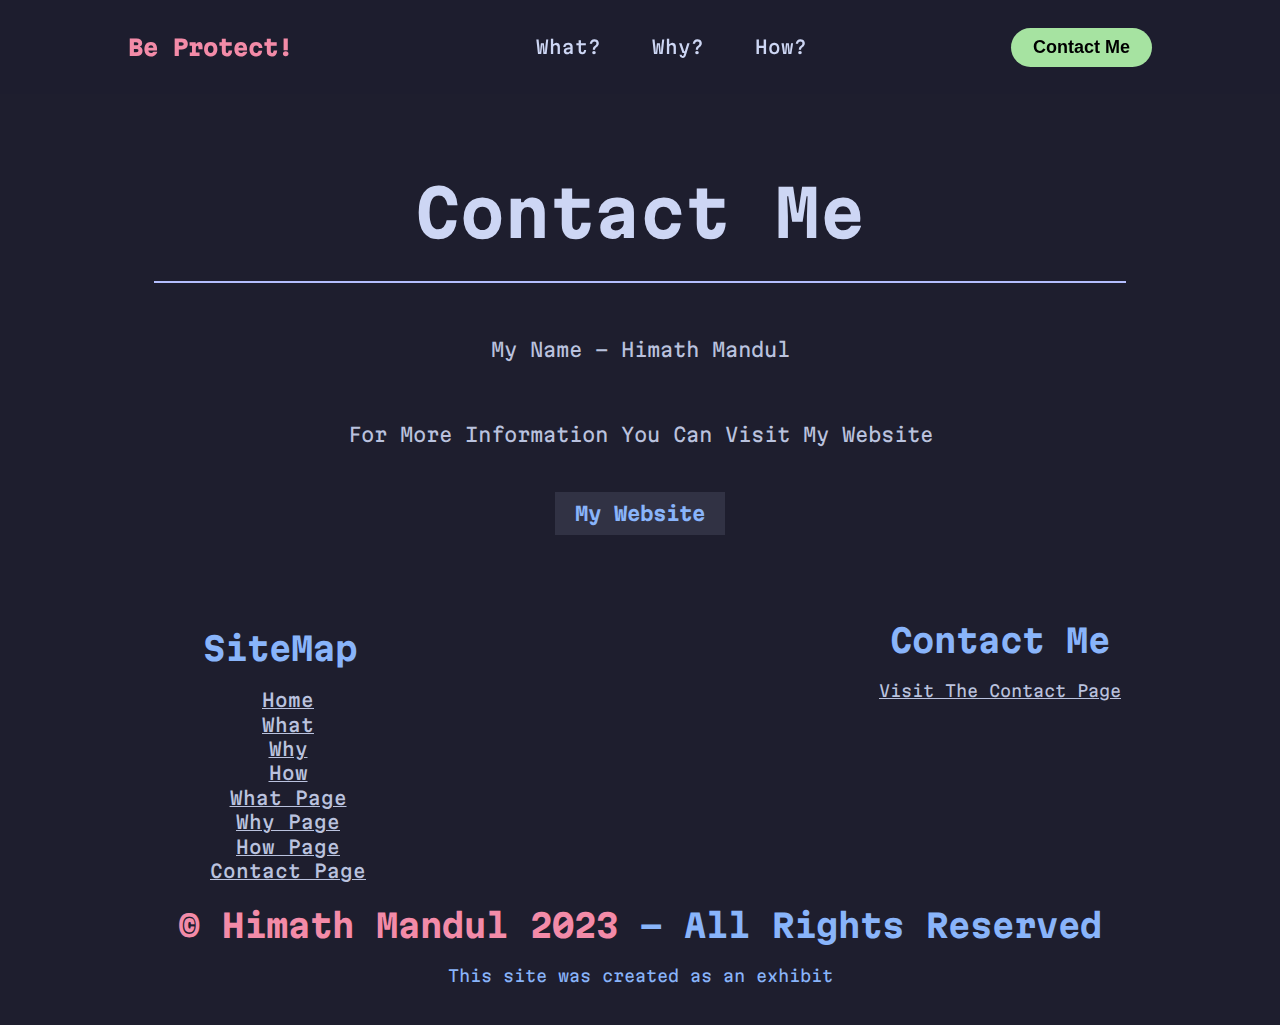
<file: pages/contact.html>
<!DOCTYPE html>
<html lang="en">

<!-- Head Section -->
<head>
    <meta charset="UTF-8">
    <meta name="viewport" content="width=device-width, initial-scale=1.0">
    <title>Contact | Be Protect</title>
    <link href="../css/pages.css" rel="stylesheet">
</head>

<!-- Body Section -->
<body>
    <!-- Navigation Bar -->
    <header>
        <a href="../index.html#home" class="logo">Be Protect!</a>
        <nav>
            <ul class="navbar">
                <!-- Navbar Links -->
                <li><a href="../index.html#what">What?</a></li>
                <li><a href="../index.html#why">Why?</a></li>
                <li><a href="../index.html#how">How?</a></li>
            </ul>
        </nav>
        <!-- Button For Contact Me -->
        <a href="#footer"><button class="contact">Contact Me</button></a>
    </header>
    <!-- Main Front Section -->
    <section class="page">
        <h1>Contact Me</h1>
        <hr style="width: 76%; height: 2px; background-color: #b4befe; border: none;">
        <p class="contact-t">My Name - Himath Mandul</p>
        <p class="contact-t">For More Information You Can Visit My Website</p>
        <a href="https://himathm.github.io/">My Website</a>
    </section>
    <!-- Footer -->
    <section class="footer" id="footer">
        <div class="data">
        <!-- Footer Sitemap Links -->
            <div class="sitemap-footer">
                <h1>SiteMap</h1>
                <ul>
                    <li><a href="../index.html#home">Home</a></li>
                    <li><a href="../index.html#what">What</a></li>
                    <li><a href="../index.html#why">Why</a></li>
                    <li><a href="../index.html#how">How</a></li>
                    <li><a href="what.html">What Page</a></li>
                    <li><a href="why.html">Why Page</a></li>
                    <li><a href="how.html">How Page</a></li>
                    <li><a href="contact.html">Contact Page</a></li>
                </ul>
            </div>
            <!-- Footer Contact Link -->
            <div class="contact-footer">
                <h1>Contact Me</h1>
                <a href="contact.html">Visit The Contact Page</a>
            </div>
        </div>
        <!-- Copyright Information -->
        <div class="footer-f">
            <h1><span>&copy; Himath Mandul 2023</span> - All Rights Reserved</h1>
            <p>This site was created as an exhibit</p>
        </div>
    </section>
</body>

</html>
</file>
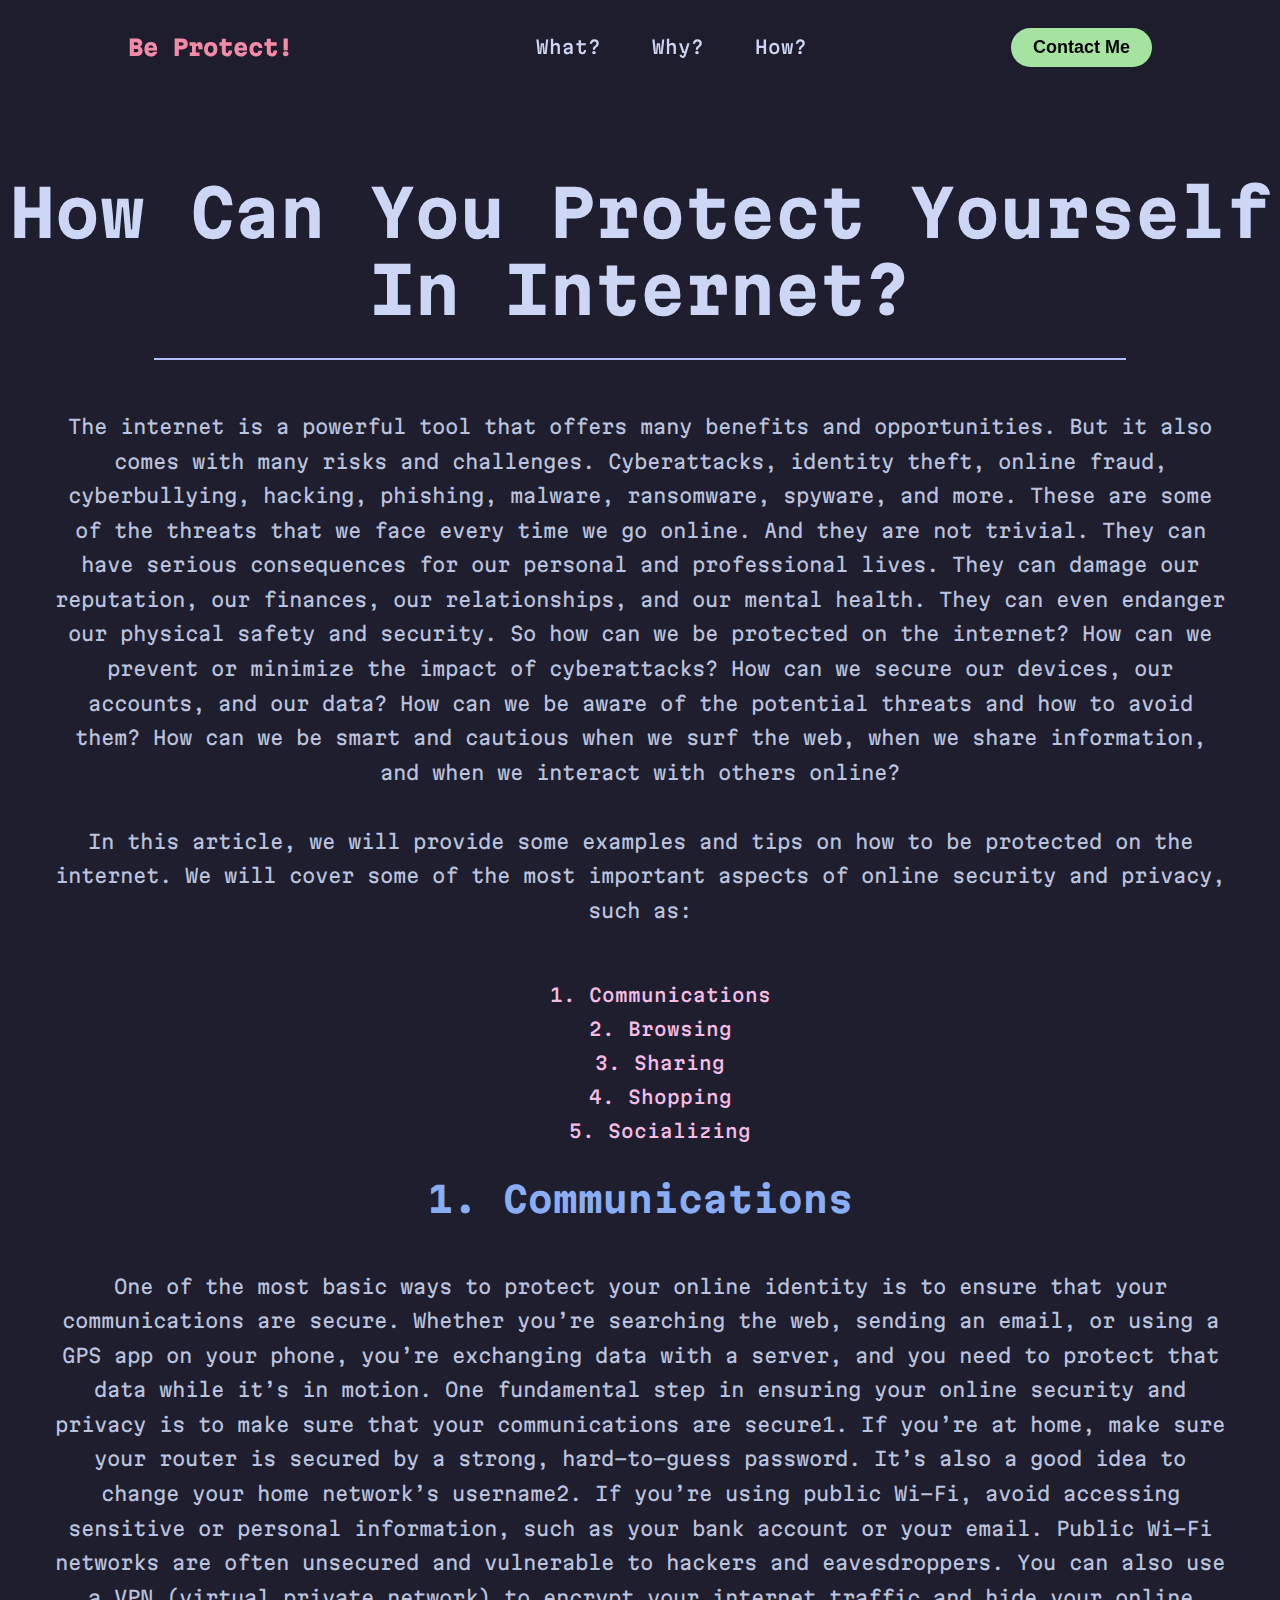
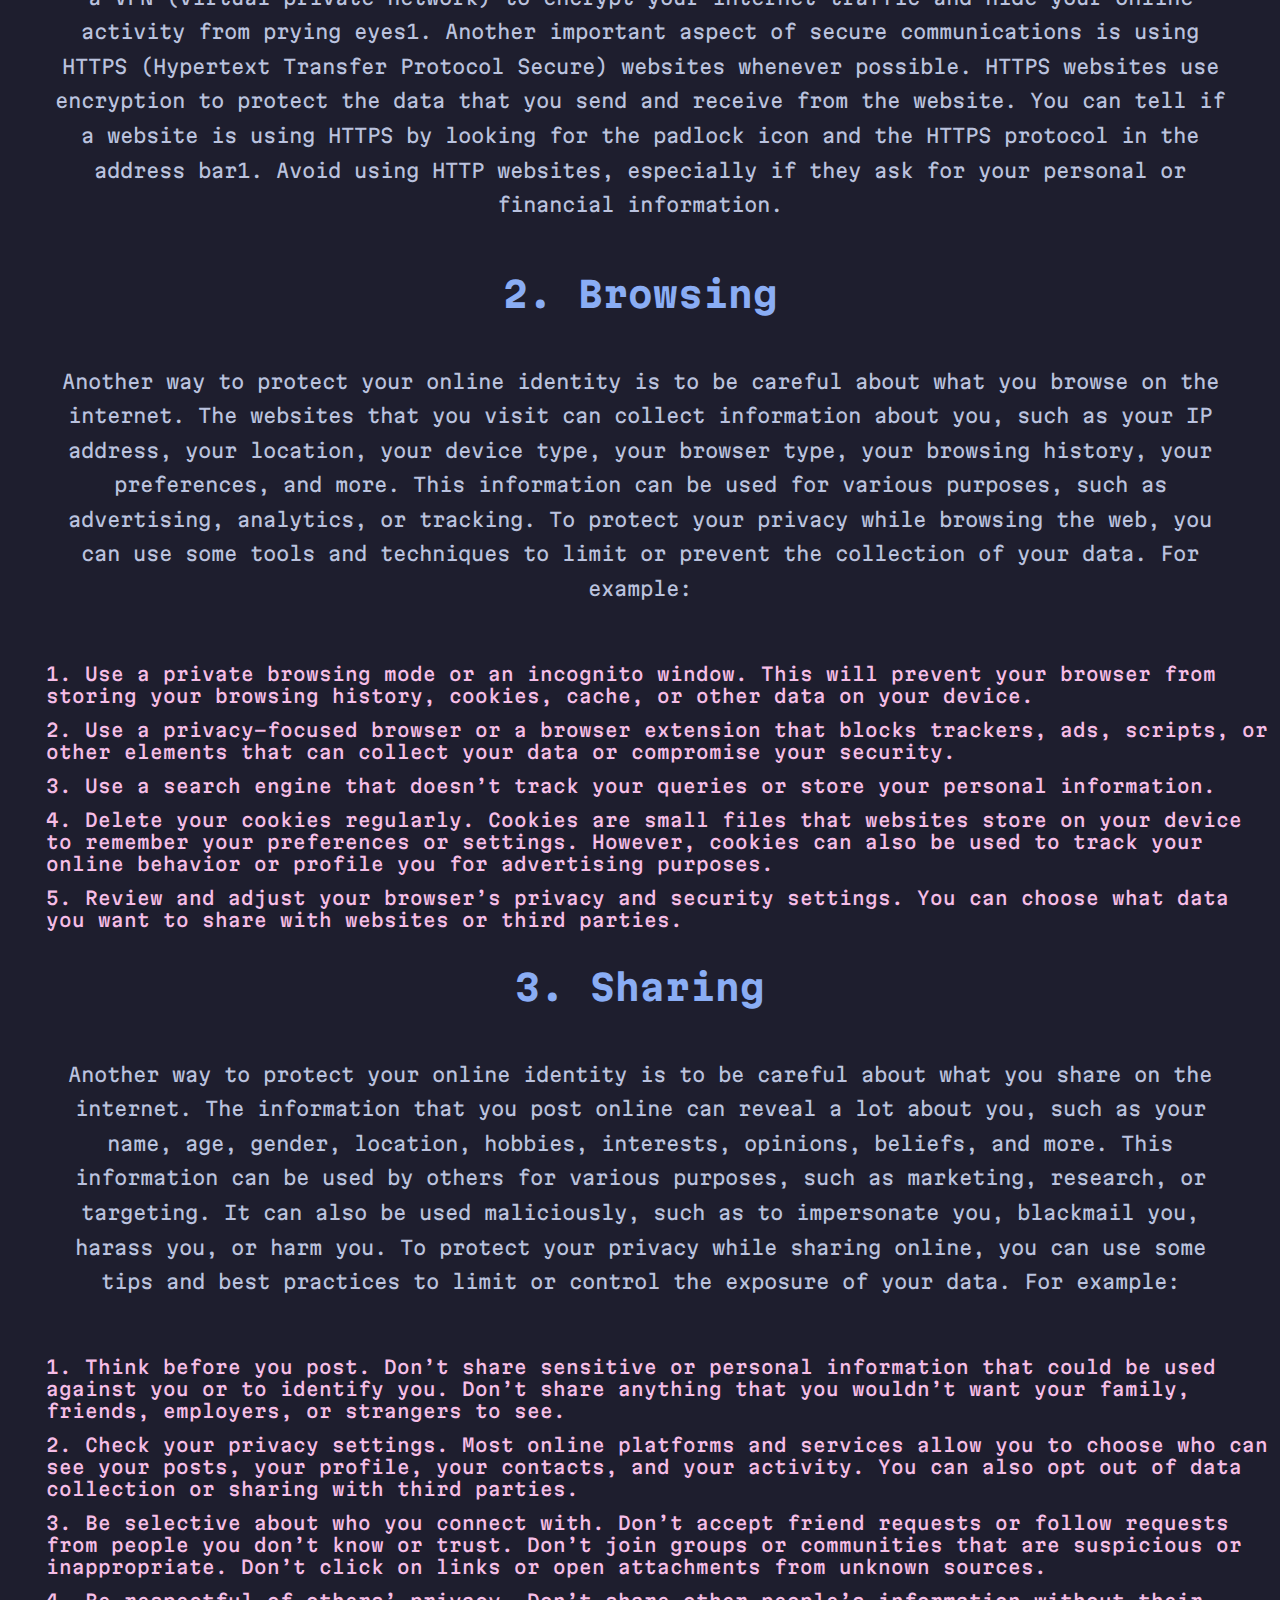
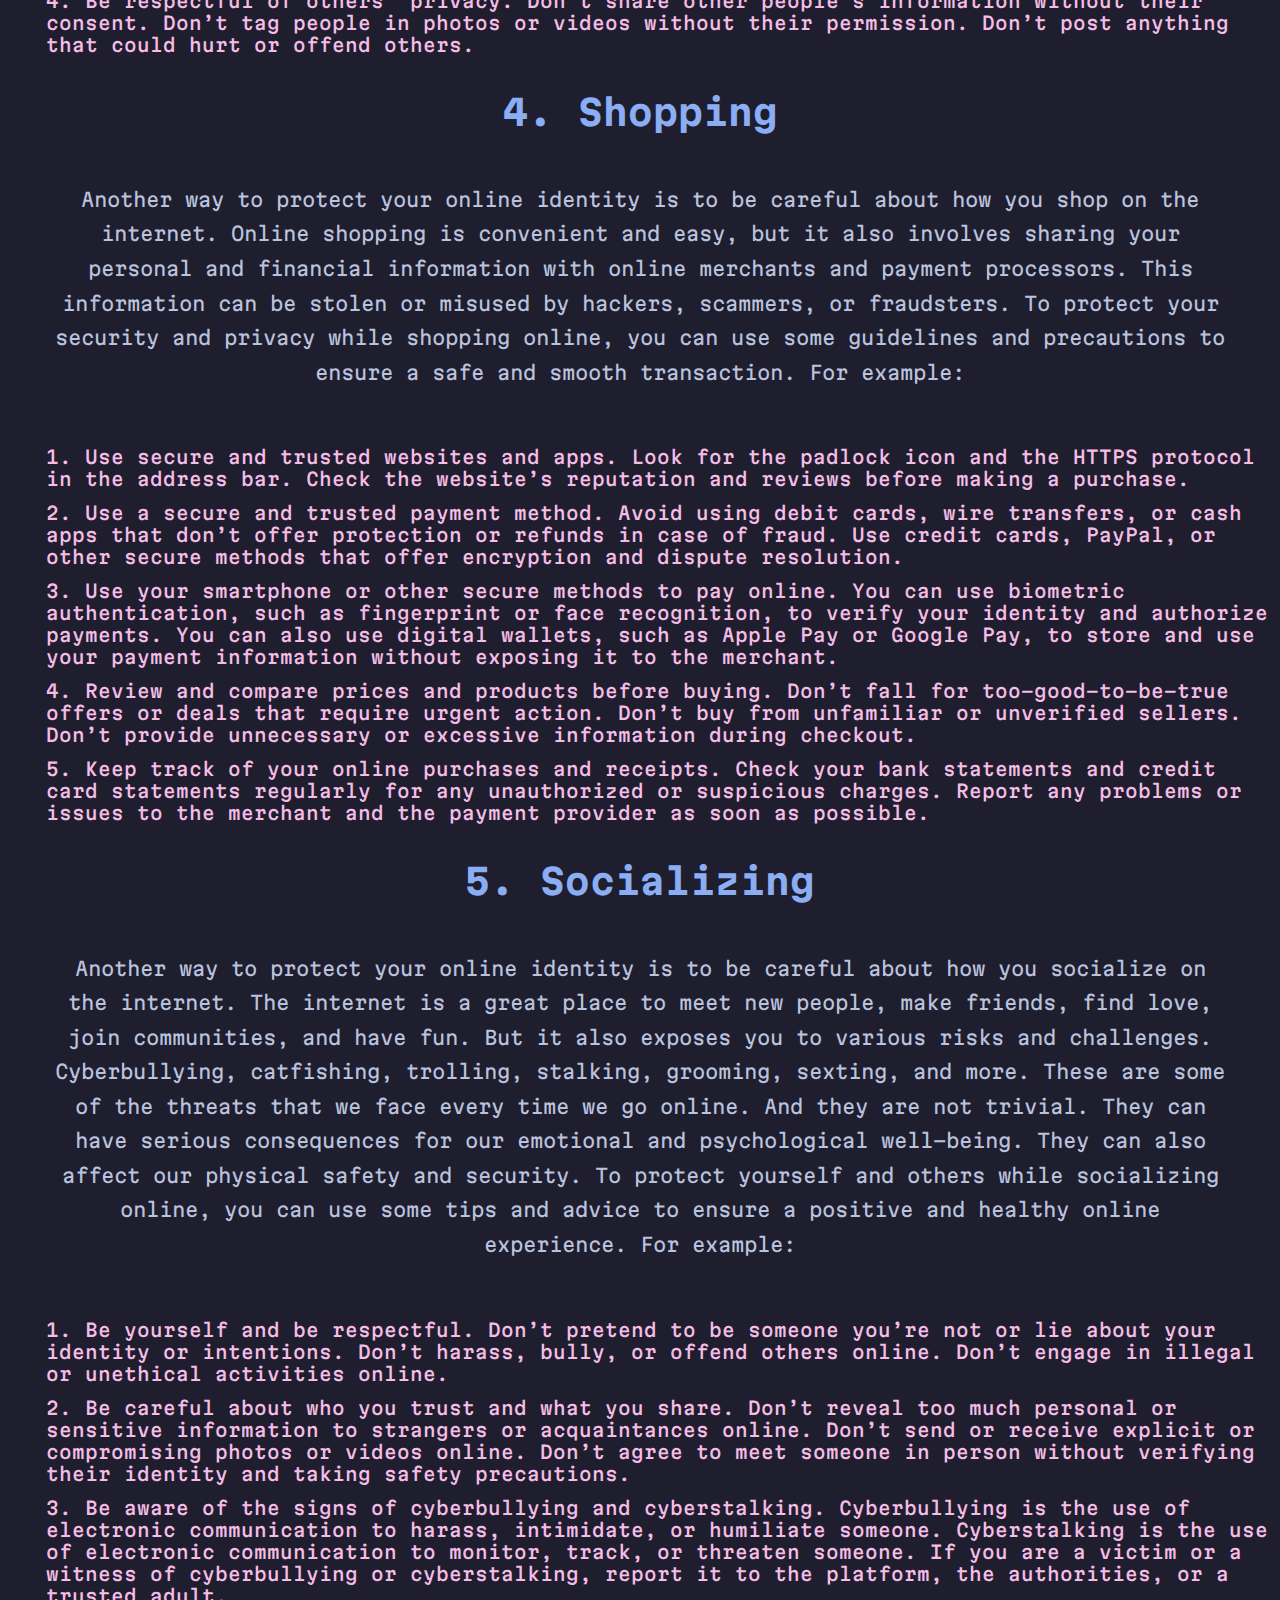
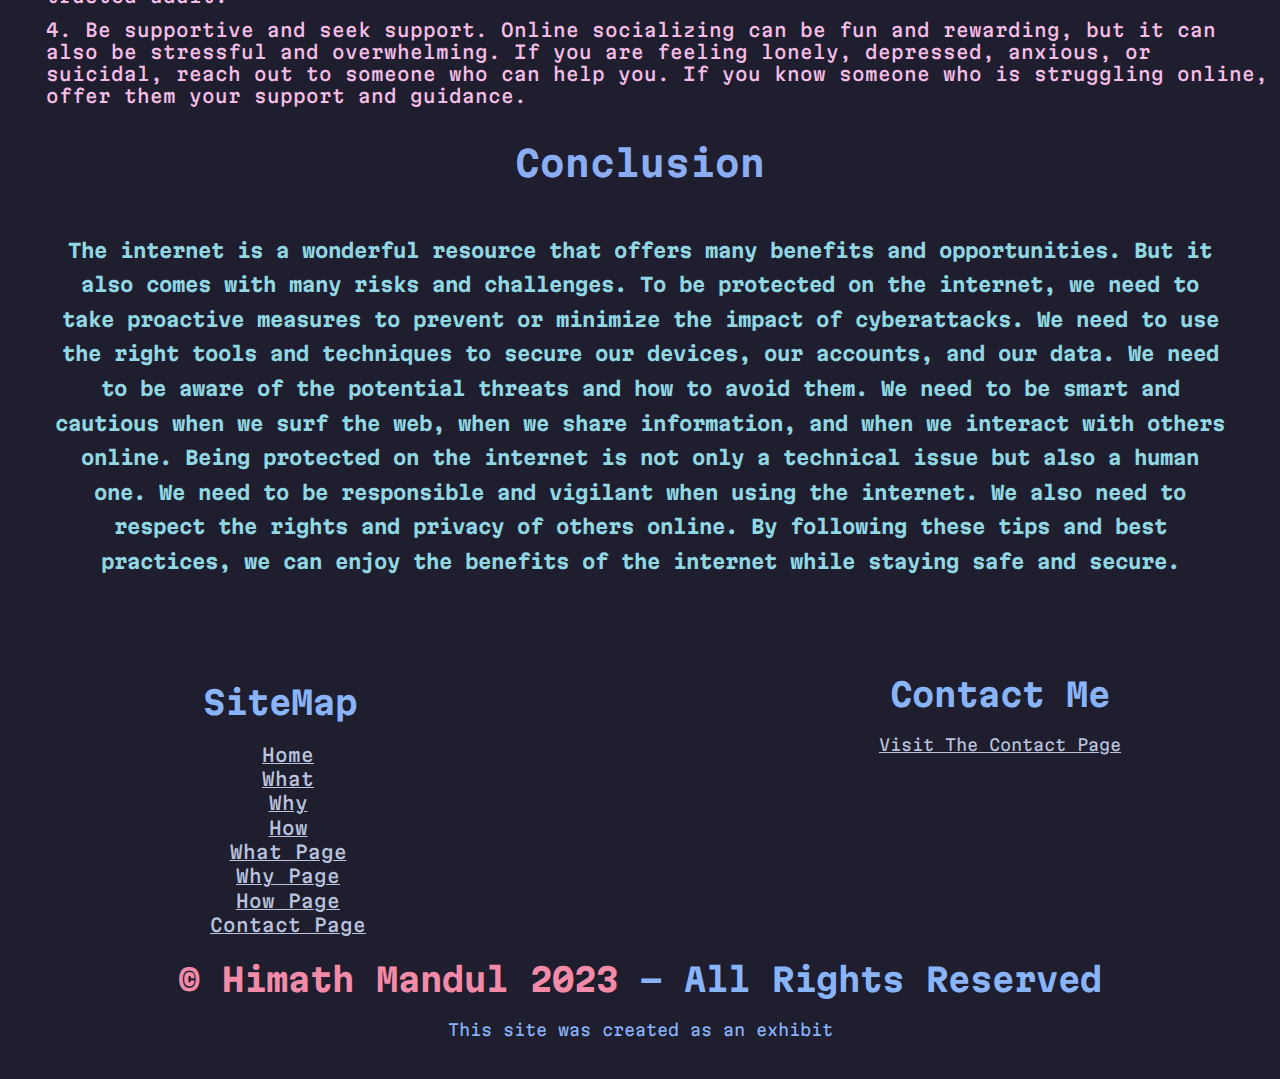
<file: pages/how.html>
<!DOCTYPE html>
<html lang="en">

<!-- Head Section -->
<head>
    <meta charset="UTF-8">
    <meta name="viewport" content="width=device-width, initial-scale=1.0">
    <title>How | Be Protect</title>
    <link href="../css/pages.css" rel="stylesheet">
</head>

<!-- Body Section -->
<body>
    <!-- Navigation Bar -->
    <header>
        <a href="../index.html#home" class="logo">Be Protect!</a>
        <nav>
            <ul class="navbar">
                <li><a href="../index.html#what">What?</a></li>
                <li><a href="../index.html#why">Why?</a></li>
                <li><a href="../index.html#how">How?</a></li>
            </ul>
        </nav>
        <!-- Button For Contact Me -->
        <a href="#footer"><button class="contact">Contact Me</button></a>
    </header>
    <!-- Main Front Section -->
    <section class="page">
        <h1 style="text-transform: capitalize;">How can you protect yourself <br>in internet?</h1>
        <hr style="width: 76%; height: 2px; background-color: #b4befe; border: none;">
        <p>
            The internet is a powerful tool that offers many benefits and opportunities. But it also comes with many
            risks and challenges. Cyberattacks, identity theft, online fraud, cyberbullying, hacking, phishing, malware,
            ransomware, spyware, and more. These are some of the threats that we face every time we go online. And they
            are not trivial. They can have serious consequences for our personal and professional lives. They can damage
            our reputation, our finances, our relationships, and our mental health. They can even endanger our physical
            safety and security.

            So how can we be protected on the internet? How can we prevent or minimize the impact of cyberattacks? How
            can we secure our devices, our accounts, and our data? How can we be aware of the potential threats and how
            to avoid them? How can we be smart and cautious when we surf the web, when we share information, and when we
            interact with others online?
            <br><br>
            In this article, we will provide some examples and tips on how to be protected on the internet. We will
            cover some of the most important aspects of online security and privacy, such as:

        </p>
        <ol>
            <li>Communications</li>
            <li>Browsing</li>
            <li>Sharing</li>
            <li>Shopping</li>
            <li>Socializing</li>
        </ol>

        <h2 style="color: #8aadf4; font-size: 2.2em;">1. Communications</h2>
        <p>
            One of the most basic ways to protect your online identity is to ensure that your communications are secure.
            Whether you’re searching the web, sending an email, or using a GPS app on your phone, you’re exchanging data
            with a server, and you need to protect that data while it’s in motion.

            One fundamental step in ensuring your online security and privacy is to make sure that your communications
            are secure1. If you’re at home, make sure your router is secured by a strong, hard-to-guess password. It’s
            also a good idea to change your home network’s username2. If you’re using public Wi-Fi, avoid accessing
            sensitive or personal information, such as your bank account or your email. Public Wi-Fi networks are often
            unsecured and vulnerable to hackers and eavesdroppers. You can also use a VPN (virtual private network) to
            encrypt your internet traffic and hide your online activity from prying eyes1.

            Another important aspect of secure communications is using HTTPS (Hypertext Transfer Protocol Secure)
            websites whenever possible. HTTPS websites use encryption to protect the data that you send and receive from
            the website. You can tell if a website is using HTTPS by looking for the padlock icon and the HTTPS protocol
            in the address bar1. Avoid using HTTP websites, especially if they ask for your personal or financial
            information.
        </p>

        <h2 style="color: #8aadf4; font-size: 2.2em;">2. Browsing</h2>
        <p>
            Another way to protect your online identity is to be careful about what you browse on the internet. The
            websites that you visit can collect information about you, such as your IP address, your location, your
            device type, your browser type, your browsing history, your preferences, and more. This information can be
            used for various purposes, such as advertising, analytics, or tracking. To protect your privacy while
            browsing the web, you can use some tools and techniques to limit or prevent the collection of your data. For
            example: </p>
        <div class="ol-d">
            <ol>
                <li>Use a private browsing mode or an incognito window. This will prevent your browser from storing your
                    browsing history, cookies, cache, or other data on your device.</li>
                <li>Use a privacy-focused browser or a browser extension that blocks trackers, ads, scripts, or other
                    elements that can collect your data or compromise your security.</li>
                <li>Use a search engine that doesn’t track your queries or store your personal information.</li>
                <li>Delete your cookies regularly. Cookies are small files that websites store on your device to
                    remember your preferences or settings. However, cookies can also be used to track your online
                    behavior or profile you for advertising purposes.</li>
                <li>Review and adjust your browser’s privacy and security settings. You can choose what data you want to
                    share with websites or third parties.</li>
            </ol>

        </div>


        <h2 style="color: #8aadf4; font-size: 2.2em;">3. Sharing</h2>
        <p>Another way to protect your online identity is to be careful about what you share on the internet. The
            information that you post online can reveal a lot about you, such as your name, age, gender, location,
            hobbies, interests, opinions, beliefs, and more. This information can be used by others for various
            purposes, such as marketing, research, or targeting. It can also be used maliciously, such as to impersonate
            you, blackmail you, harass you, or harm you. To protect your privacy while sharing online, you can use some
            tips and best practices to limit or control the exposure of your data. For example: </p>
        <div class="ol-d">
            <ol>
                <li>Think before you post. Don’t share sensitive or personal information that could be used against you
                    or to identify you. Don’t share anything that you wouldn’t want your family, friends, employers, or
                    strangers to see.</li>
                <li>Check your privacy settings. Most online platforms and services allow you to choose who can see your
                    posts, your profile, your contacts, and your activity. You can also opt out of data collection or
                    sharing with third parties.</li>
                <li>Be selective about who you connect with. Don’t accept friend requests or follow requests from people
                    you don’t know or trust. Don’t join groups or communities that are suspicious or inappropriate.
                    Don’t click on links or open attachments from unknown sources.</li>
                <li>Be respectful of others’ privacy. Don’t share other people’s information without their consent.
                    Don’t tag people in photos or videos without their permission. Don’t post anything that could hurt
                    or offend others.</li>
            </ol>
        </div>

        <h2 style="color: #8aadf4; font-size: 2.2em;">4. Shopping</h2>
        <p>Another way to protect your online identity is to be careful about how you shop on the internet. Online
            shopping is convenient and easy, but it also involves sharing your personal and financial information with
            online merchants and payment processors. This information can be stolen or misused by hackers, scammers, or
            fraudsters. To protect your security and privacy while shopping online, you can use some guidelines and
            precautions to ensure a safe and smooth transaction. For example: </p>
        <div class="ol-d">
            <ol>
                <li>Use secure and trusted websites and apps. Look for the padlock icon and the HTTPS protocol in the
                    address bar. Check the website’s reputation and reviews before making a purchase.</li>
                <li>Use a secure and trusted payment method. Avoid using debit cards, wire transfers, or cash apps that
                    don’t offer protection or refunds in case of fraud. Use credit cards, PayPal, or other secure
                    methods that offer encryption and dispute resolution.</li>
                <li>Use your smartphone or other secure methods to pay online. You can use biometric authentication,
                    such as fingerprint or face recognition, to verify your identity and authorize payments. You can
                    also use digital wallets, such as Apple Pay or Google Pay, to store and use your payment information
                    without exposing it to the merchant.</li>
                <li>Review and compare prices and products before buying. Don’t fall for too-good-to-be-true offers or
                    deals that require urgent action. Don’t buy from unfamiliar or unverified sellers. Don’t provide
                    unnecessary or excessive information during checkout.</li>
                <li>Keep track of your online purchases and receipts. Check your bank statements and credit card
                    statements regularly for any unauthorized or suspicious charges. Report any problems or issues to
                    the merchant and the payment provider as soon as possible.</li>
            </ol>
        </div>


        <h2 style="color: #8aadf4; font-size: 2.2em;">5. Socializing</h2>
        <p>Another way to protect your online identity is to be careful about how you socialize on the internet. The
            internet is a great place to meet new people, make friends, find love, join communities, and have fun. But
            it also exposes you to various risks and challenges. Cyberbullying, catfishing, trolling, stalking,
            grooming, sexting, and more. These are some of the threats that we face every time we go online. And they
            are not trivial. They can have serious consequences for our emotional and psychological well-being. They can
            also affect our physical safety and security. To protect yourself and others while socializing online, you
            can use some tips and advice to ensure a positive and healthy online experience. For example: </p>
        <div class="ol-d">
            <ol>
                <li>Be yourself and be respectful. Don’t pretend to be someone you’re not or lie about your identity or
                    intentions. Don’t harass, bully, or offend others online. Don’t engage in illegal or unethical
                    activities online.</li>
                <li>Be careful about who you trust and what you share. Don’t reveal too much personal or sensitive
                    information to strangers or acquaintances online. Don’t send or receive explicit or compromising
                    photos or videos online. Don’t agree to meet someone in person without verifying their identity and
                    taking safety precautions.</li>
                <li>Be aware of the signs of cyberbullying and cyberstalking. Cyberbullying is the use of electronic
                    communication to harass, intimidate, or humiliate someone. Cyberstalking is the use of electronic
                    communication to monitor, track, or threaten someone. If you are a victim or a witness of
                    cyberbullying or cyberstalking, report it to the platform, the authorities, or a trusted adult.</li>
                <li>Be supportive and seek support. Online socializing can be fun and rewarding, but it can also be
                    stressful and overwhelming. If you are feeling lonely, depressed, anxious, or suicidal, reach out to
                    someone who can help you. If you know someone who is struggling online, offer them your support and
                    guidance.</li>
            </ol>
        </div>
        <h2 style="color: #8aadf4; font-size: 2.2em;">Conclusion</h2>
        <p style="color: #91d7e3; font-weight: 700;">The internet is a wonderful resource that offers many benefits and
            opportunities. But it also comes with many risks and challenges. To be protected on the internet, we need to
            take proactive measures to prevent or minimize the impact of cyberattacks. We need to use the right tools
            and techniques to secure our devices, our accounts, and our data. We need to be aware of the potential
            threats and how to avoid them. We need to be smart and cautious when we surf the web, when we share
            information, and when we interact with others online. Being protected on the internet is not only a
            technical issue but also a human one. We need to be responsible and vigilant when using the internet. We
            also need to respect the rights and privacy of others online. By following these tips and best practices, we
            can enjoy the benefits of the internet while staying safe and secure.</p>
    </section>
    <!-- Footer -->
    <section class="footer" id="footer">
        <div class="data">
            <!-- Footer Sitemap Links -->
            <div class="sitemap-footer">
                <h1>SiteMap</h1>
                <ul>
                    <li><a href="../index.html#home">Home</a></li>
                    <li><a href="../index.html#what">What</a></li>
                    <li><a href="../index.html#why">Why</a></li>
                    <li><a href="../index.html#how">How</a></li>
                    <li><a href="what.html">What Page</a></li>
                    <li><a href="why.html">Why Page</a></li>
                    <li><a href="how.html">How Page</a></li>
                    <li><a href="contact.html">Contact Page</a></li>
                </ul>
            </div>
            <!-- Footer Contact Link -->
            <div class="contact-footer">
                <h1>Contact Me</h1>
                <a href="contact.html">Visit The Contact Page</a>
            </div>
        </div>
        <!-- Copyright Information -->
        <div class="footer-f">
            <h1><span>&copy; Himath Mandul 2023</span> - All Rights Reserved</h1>
            <p>This site was created as an exhibit</p>
        </div>
    </section>
</body>

</html>
</file>
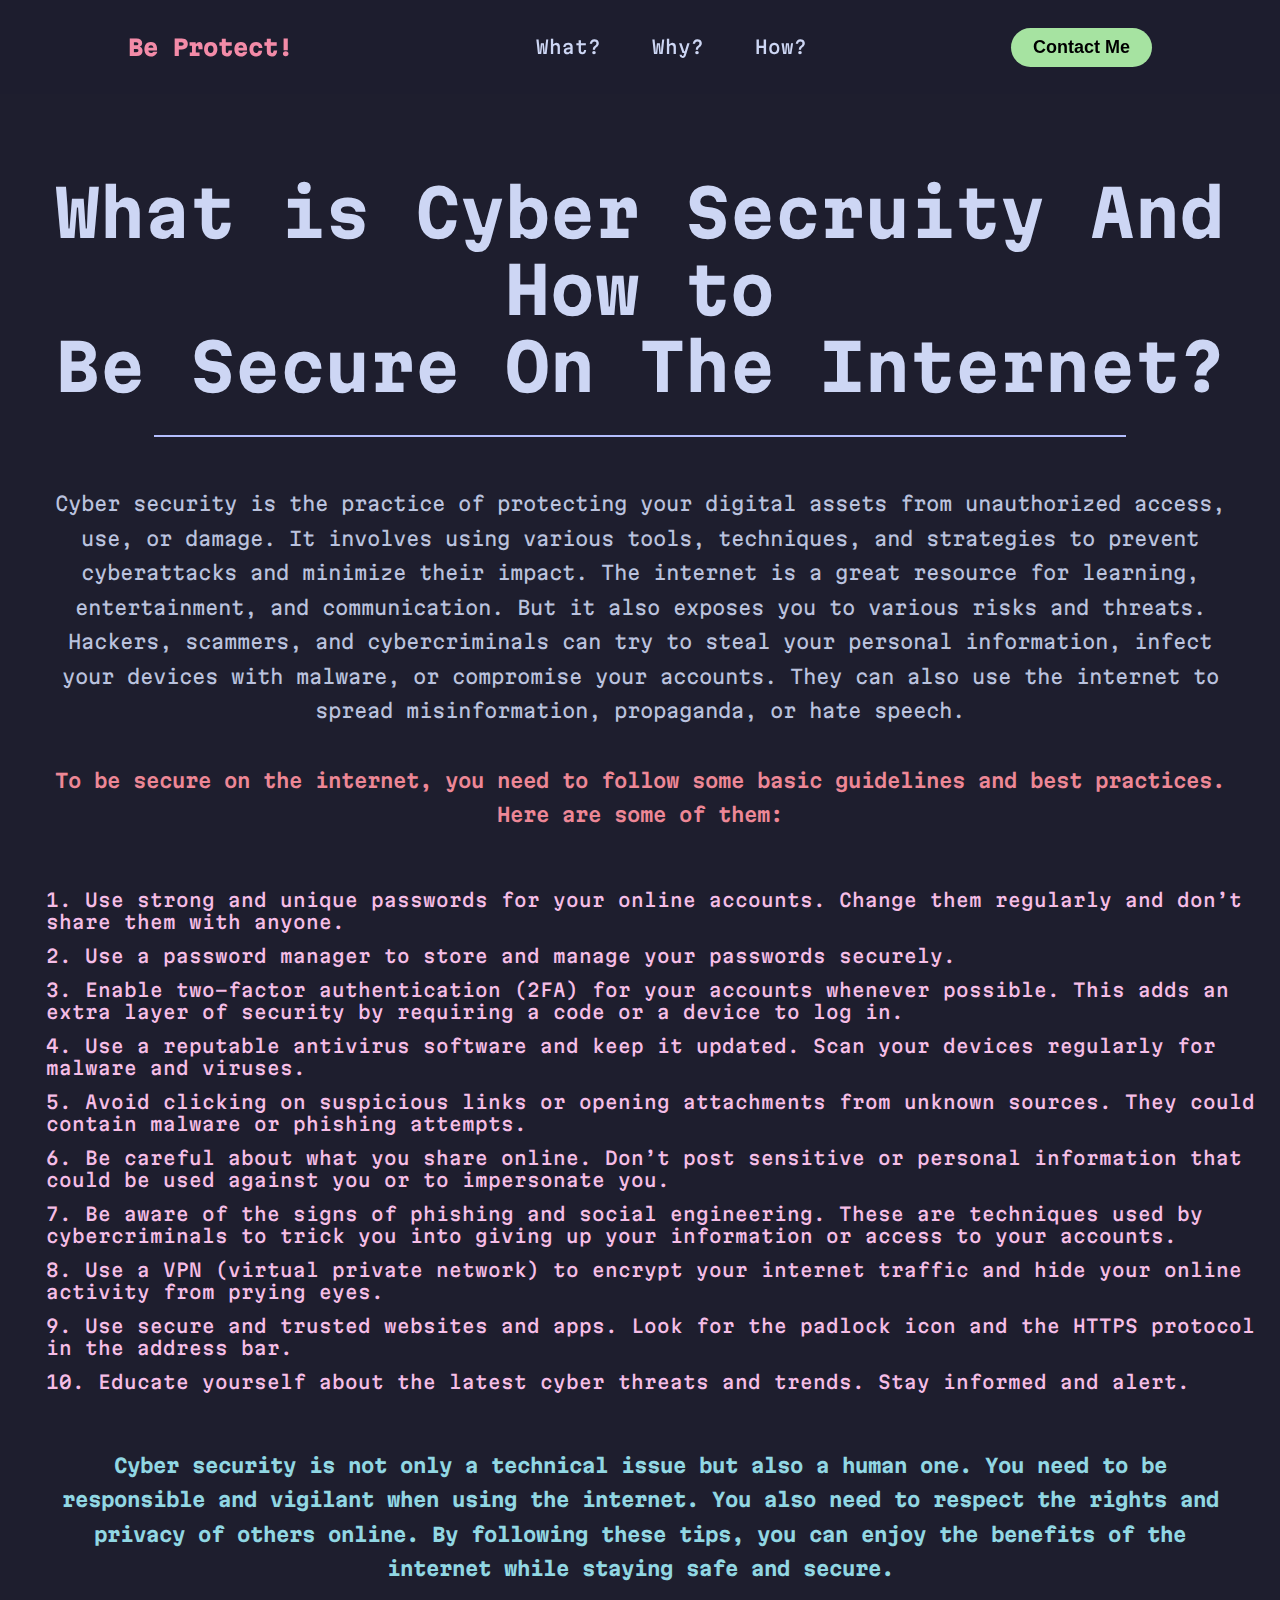
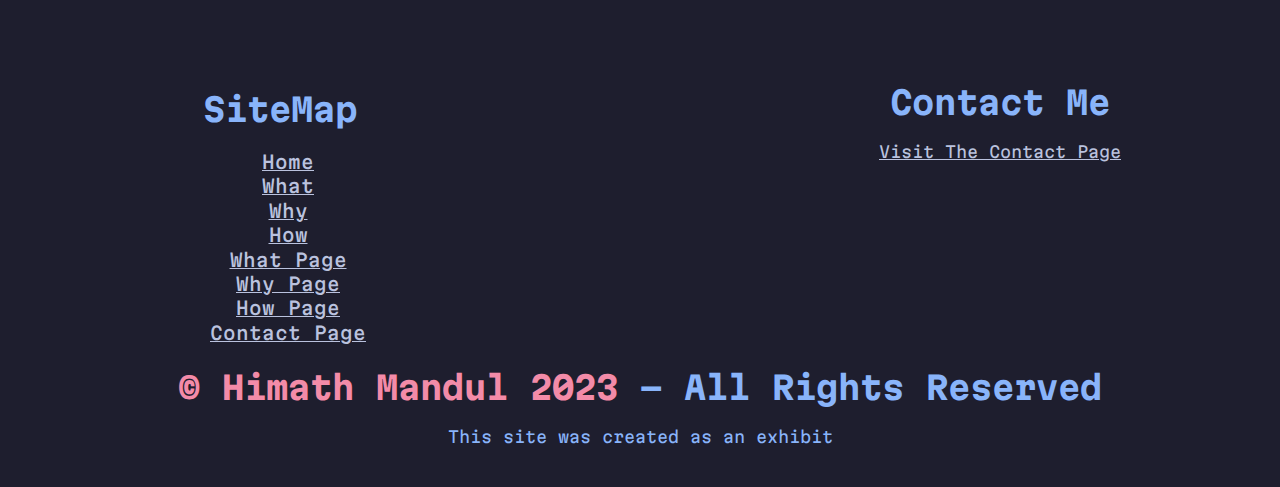
<file: pages/what.html>
<!DOCTYPE html>
<html lang="en">

<!-- Head Section -->
<head>
    <meta charset="UTF-8">
    <meta name="viewport" content="width=device-width, initial-scale=1.0">
    <title>What | Be Protect</title>
    <link href="../css/pages.css" rel="stylesheet">
</head>

<!-- Body Section -->
<body>
    <!-- Navigation Bar -->
    <header>
        <a href="../index.html#home" class="logo">Be Protect!</a>
        <nav>
            <ul class="navbar">
                <li><a href="../index.html#what">What?</a></li>
                <li><a href="../index.html#why">Why?</a></li>
                <li><a href="../index.html#how">How?</a></li>
            </ul>
        </nav>
        <!-- Button For Contact Me -->
        <a href="#footer"><button class="contact">Contact Me</button></a>
    </header>
    <!-- Main Front Section -->
    <section class="page">
        <h1>What is Cyber Secruity And How to <br>Be Secure On The Internet?</h1>
        <hr style="width: 76%; height: 2px; background-color: #b4befe; border: none;">
        <p>Cyber security is the practice of protecting your digital assets from unauthorized access, use, or damage. It
            involves using various tools, techniques, and strategies to prevent cyberattacks and minimize their impact.
            The internet is a great resource for learning, entertainment, and communication. But it also exposes you to
            various risks and threats. Hackers, scammers, and cybercriminals can try to steal your personal information,
            infect your devices with malware, or compromise your accounts. They can also use the internet to spread
            misinformation, propaganda, or hate speech. <br><br><span style="color: #ed8796; font-weight: 600;">To be
                secure on the internet, you need to follow some basic guidelines and best practices. Here are some of
                them: </span></p>
        <div class="ol-d">
            <ol>
                <li>Use strong and unique passwords for your online accounts. Change them regularly and don’t share them
                    with anyone.</li>
                <li>Use a password manager to store and manage your passwords securely.</li>
                <li>Enable two-factor authentication (2FA) for your accounts whenever possible. This adds an extra layer
                    of security by requiring a code or a device to log in.</li>
                <li>Use a reputable antivirus software and keep it updated. Scan your devices regularly for malware and
                    viruses.</li>
                <li>Avoid clicking on suspicious links or opening attachments from unknown sources. They could contain
                    malware or phishing attempts.</li>
                <li>Be careful about what you share online. Don’t post sensitive or personal information that could be
                    used against you or to impersonate you.</li>
                <li>Be aware of the signs of phishing and social engineering. These are techniques used by
                    cybercriminals to trick you into giving up your information or access to your accounts.</li>
                <li>Use a VPN (virtual private network) to encrypt your internet traffic and hide your online activity
                    from prying eyes.</li>
                <li>Use secure and trusted websites and apps. Look for the padlock icon and the HTTPS protocol in the
                    address bar.</li>
                <li>Educate yourself about the latest cyber threats and trends. Stay informed and alert.</li>
            </ol>
        </div>
        <p style="color: #91d7e3; font-weight: 700;">Cyber security is not only a technical issue but also a human one.
            You need to be responsible and vigilant when using the internet. You also need to respect the rights and
            privacy of others online. By following these tips, you can enjoy the benefits of the internet while staying
            safe and secure.</p>
    </section>
    <!-- Footer -->
    <section class="footer" id="footer">
        <div class="data">
            <!-- Footer Sitemap Links -->
            <div class="sitemap-footer">
                <h1>SiteMap</h1>
                <ul>
                    <li><a href="../index.html#home">Home</a></li>
                    <li><a href="../index.html#what">What</a></li>
                    <li><a href="../index.html#why">Why</a></li>
                    <li><a href="../index.html#how">How</a></li>
                    <li><a href="what.html">What Page</a></li>
                    <li><a href="why.html">Why Page</a></li>
                    <li><a href="how.html">How Page</a></li>
                    <li><a href="contact.html">Contact Page</a></li>

                </ul>
            </div>
            <!-- Footer Contact Link -->
            <div class="contact-footer">
                <h1>Contact Me</h1>
                <a href="contact.html">Visit The Contact Page</a>
            </div>
        </div>
        <!-- Copyright Information -->
        <div class="footer-f">
            <h1><span>&copy; Himath Mandul 2023</span> - All Rights Reserved</h1>
            <p>This site was created as an exhibit</p>
        </div>
    </section>
</body>

</html>
</file>
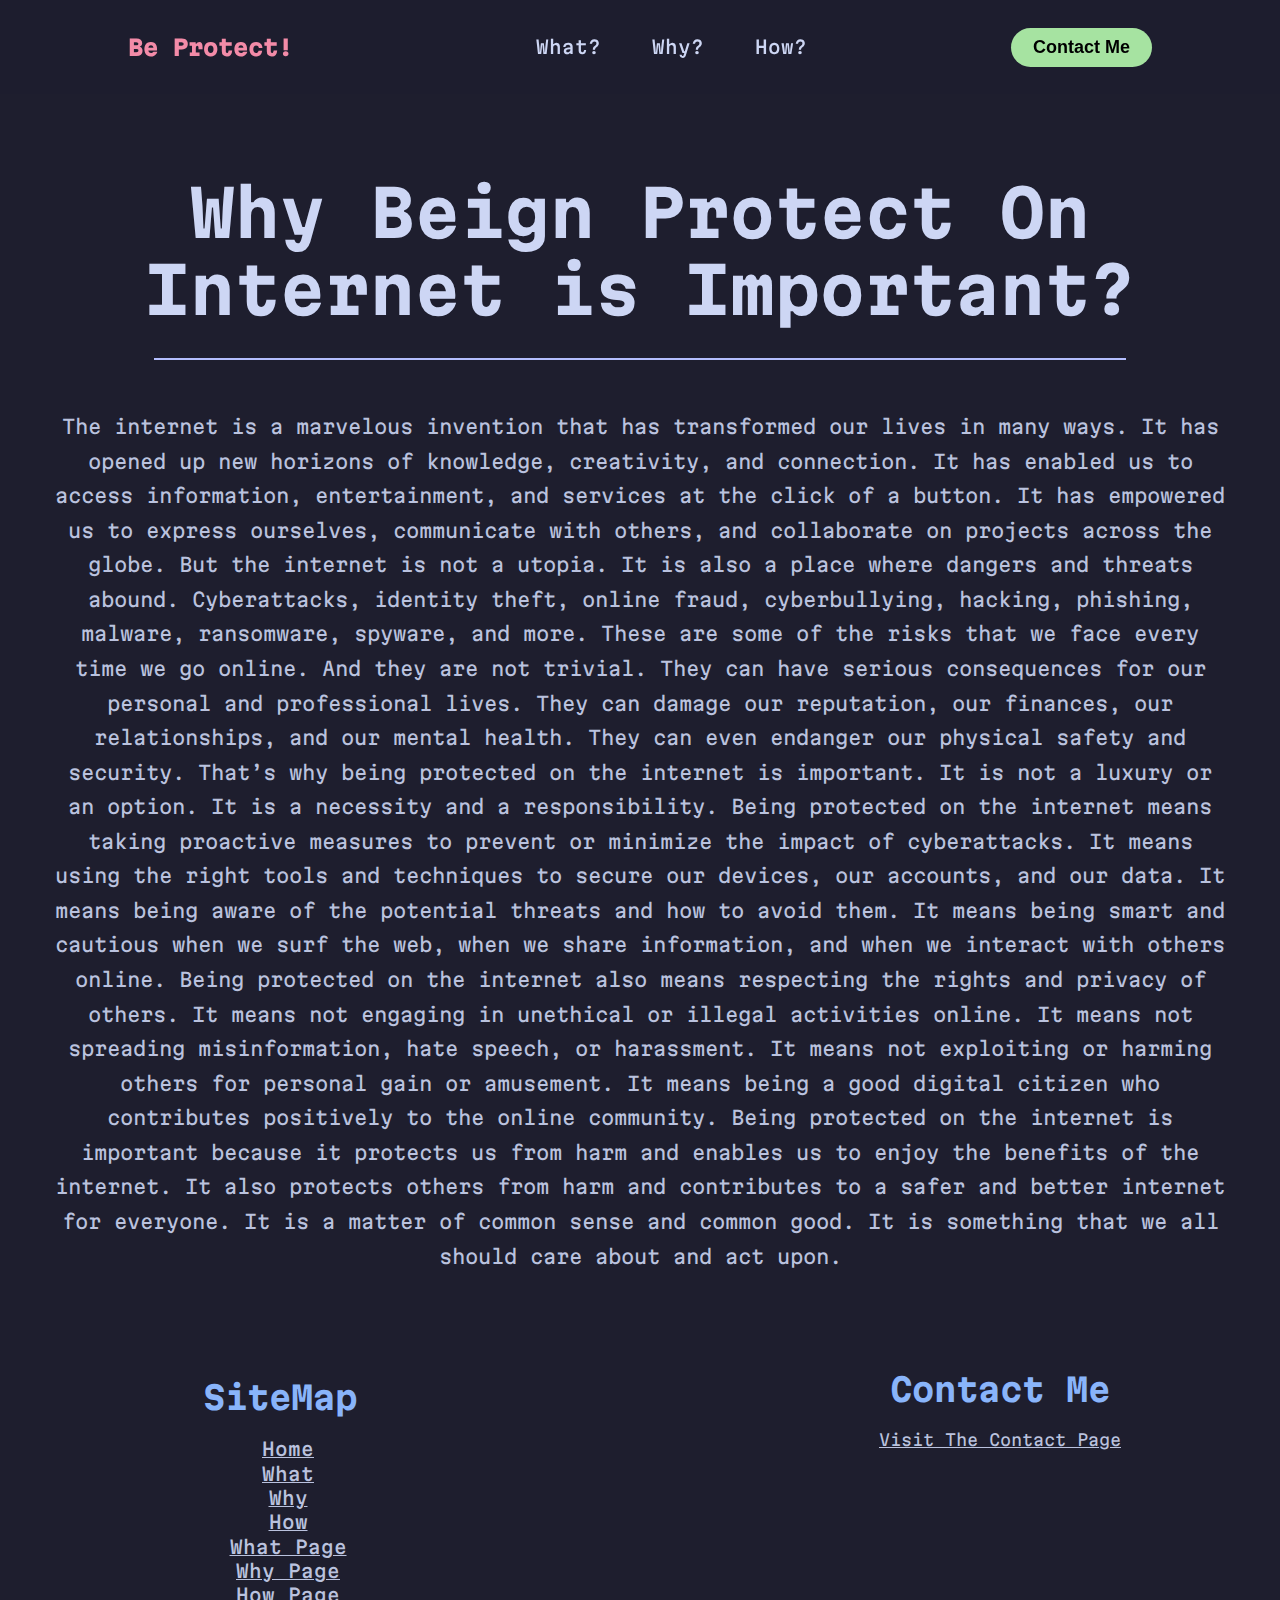
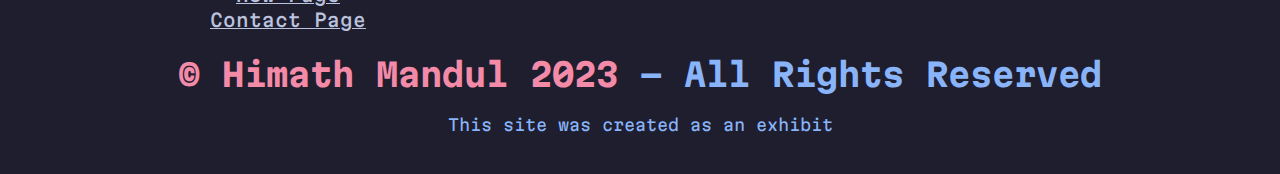
<file: pages/why.html>
<!DOCTYPE html>
<html lang="en">

<!-- Head Section -->
<head>
    <meta charset="UTF-8">
    <meta name="viewport" content="width=device-width, initial-scale=1.0">
    <title>Why | Be Protect</title>
    <link href="../css/pages.css" rel="stylesheet">
</head>

<!-- Body Section -->
<body>
    <!-- Navigation Bar -->
    <header>
        <a href="../index.html#home" class="logo">Be Protect!</a>
        <nav>
            <ul class="navbar">
                <li><a href="../index.html#what">What?</a></li>
                <li><a href="../index.html#why">Why?</a></li>
                <li><a href="../index.html#how">How?</a></li>
            </ul>
        </nav>
        <!-- Button For Contact Me -->
        <a href="#footer"><button class="contact">Contact Me</button></a>
    </header>
    <!-- Main Front Section -->
    <section class="page">
        <h1>Why Beign Protect On Internet is Important?</h1>
        <hr style="width: 76%; height: 2px; background-color: #b4befe; border: none;">
        <p>The internet is a marvelous invention that has transformed our lives in many ways. It has opened up new
            horizons of knowledge, creativity, and connection. It has enabled us to access information, entertainment,
            and services at the click of a button. It has empowered us to express ourselves, communicate with others,
            and collaborate on projects across the globe. But the internet is not a utopia. It is also a place where
            dangers and threats abound. Cyberattacks, identity theft, online fraud, cyberbullying, hacking, phishing,
            malware, ransomware, spyware, and more. These are some of the risks that we face every time we go online.
            And they are not trivial. They can have serious consequences for our personal and professional lives. They
            can damage our reputation, our finances, our relationships, and our mental health. They can even endanger
            our physical safety and security. That’s why being protected on the internet is important. It is not a
            luxury or an option. It is a necessity and a responsibility. Being protected on the internet means taking
            proactive measures to prevent or minimize the impact of cyberattacks. It means using the right tools and
            techniques to secure our devices, our accounts, and our data. It means being aware of the potential threats
            and how to avoid them. It means being smart and cautious when we surf the web, when we share information,
            and when we interact with others online. Being protected on the internet also means respecting the rights
            and privacy of others. It means not engaging in unethical or illegal activities online. It means not
            spreading misinformation, hate speech, or harassment. It means not exploiting or harming others for personal
            gain or amusement. It means being a good digital citizen who contributes positively to the online community.
            Being protected on the internet is important because it protects us from harm and enables us to enjoy the
            benefits of the internet. It also protects others from harm and contributes to a safer and better internet
            for everyone. It is a matter of common sense and common good. It is something that we all should care about
            and act upon.</p>
    </section>
    <!-- Footer -->
    <section class="footer" id="footer">
        <div class="data">
            <!-- Footer Sitemap Links -->
            <div class="sitemap-footer">
                <h1>SiteMap</h1>
                <ul>
                    <li><a href="../index.html#home">Home</a></li>
                    <li><a href="../index.html#what">What</a></li>
                    <li><a href="../index.html#why">Why</a></li>
                    <li><a href="../index.html#how">How</a></li>
                    <li><a href="what.html">What Page</a></li>
                    <li><a href="why.html">Why Page</a></li>
                    <li><a href="how.html">How Page</a></li>
                    <li><a href="contact.html">Contact Page</a></li>
                </ul>
            </div>
            <!-- Footer Contact Link -->
            <div class="contact-footer">
                <h1>Contact Me</h1>
                <a href="contact.html">Visit The Contact Page</a>
            </div>
        </div>
        <!-- Copyright Information -->
        <div class="footer-f">
            <h1><span>&copy; Himath Mandul 2023</span> - All Rights Reserved</h1>
            <p>This site was created as an exhibit</p>
        </div>
    </section>
</body>

</html>
</file>
<file: css/pages.css>
/* Importing Font */
@import url('https://fonts.googleapis.com/css2?family=Martian+Mono:wght@300;400;500;600;700;800&display=swap');

/* html section */
html {
    /* Makes Smooth Scrolling */
    scroll-behavior: smooth;
}

/* Body Section Configuration */
body {
    font-family: 'Martian Mono', monospace;
    background: #1e1e2e;
    margin: 0;
    padding: 0;
    box-sizing: border-box;
}

/* Making the Navbar */
header {
    display: flex;
    justify-content: space-between;
    align-items: center;
    padding: 20px 10%;
    height: auto;
    position: sticky;
    top: 0;
    background-color: rgba(30, 30, 46, 0.95);
    z-index: 1;
}

/* Navbar Configuration */
header a,
li {
    color: #cdd6f4;
    font-size: 18px;
    text-decoration: none;
    font-weight: 500;
}

/* Navbar Logo Configuration */
.logo {
    font-size: 22px;
    color: #f38ba8;
    cursor: pointer;
    font-weight: 800;
}

/* Navbar Configuration */
.navbar {
    list-style: none;
}

/* Navbar Configuration */
.navbar li {
    display: inline-block;
    padding: 0px 20px;
}

/* Navbar Configuration */
.navbar li a {
    transition: all 0.3s ease 0s;
}

/* Navbar Configuration Hover */
.navbar li a:hover {
    color: #74c7ec;
}

/* Navbar Configuration Button */
.contact {
    padding: 9px 22px;
    border: 0px;
    border-radius: 20px;
    cursor: pointer;
    text-decoration: none;
    font-size: 18px;
    color: black;
    font-weight: 600;
    background: #a6e3a1;
    animation: color-change 2s linear infinite;
}

/* H1 Tag Configuration */
.page h1 {
    color: #cdd6f4;
    margin-top: 80px;
    font-size: 4rem;
    margin-bottom: 30px;
}

/* ColorChange Animation - Using hue */
@keyframes color-change {
    0% {
        filter: hue-rotate(0deg);

    }

    100% {
        filter: hue-rotate(360deg);
    }
}

/* Page Div Configuration */
.page {
    text-align: center;
    margin-bottom: 50px;
}

/* p Tag Configuration */
.page p {
    margin: 50px;
    color: #bac2de;
    font-size: 1.2em;
    line-height: 1.8em;
}

/* Footer Configuration */
.footer {
    height: 50vh;
    display: flex;
    justify-content: center;
    align-items: center;
    gap: 10vh;
    flex-direction: column;
    text-align: center;
}

/* Footer Configuration */
.data {
    display: flex;
    justify-content: center;
    align-items: center;
    gap: 40vh;
}

/* Footer Configuration */
.sitemap-footer {
    width: 40vh;
    height: 20vh;
}

/* Footer Configuration */
.contact-footer {
    width: 40vh;
    height: 20vh;
    margin-bottom: 15px;
}

/* Footer Configuration */
.sitemap-footer h1 {
    color: #89b4fa;
}

/* Footer Configuration */
.contact-footer h1 {
    color: #89b4fa;
}

/* Footer Configuration */
.sitemap-footer ul {
    padding-left: 1em;
    list-style-type: none;
}

/* Footer Configuration */
.sitemap-footer li {
    padding: 1.2px;
}

/* Footer Configuration */
.footer a {
    color: #bac2de;
}

/* Footer Configuration Hover */
.footer a:hover {
    color: #f38ba8;
}

/* Footer Configuration */
.footer-f span {
    color: #f38ba8;
}

/* Footer Configuration */
.footer-f h1,
p {
    color: #89b4fa;
}

/* Page Div Configuration - Anchor Tag */
.page a {
    color: #89b4fa;
    text-decoration: none;
    padding: 10px 20px;
    font-size: 1.2em;
    font-weight: 700;
    background-color: #313244;
}


/* Page Div Configuration - Anchor Tag Hover */
.page a:hover {
    background-color: #11111b;
    color: #f38ba8;
}

/* Page Div Configuration */
.page li {
    list-style-position: inside;
    padding: 6px;
    color: #f5bde6;
}

/* Div to align text left */
.ol-d {
    text-align: left;
}
</file>
